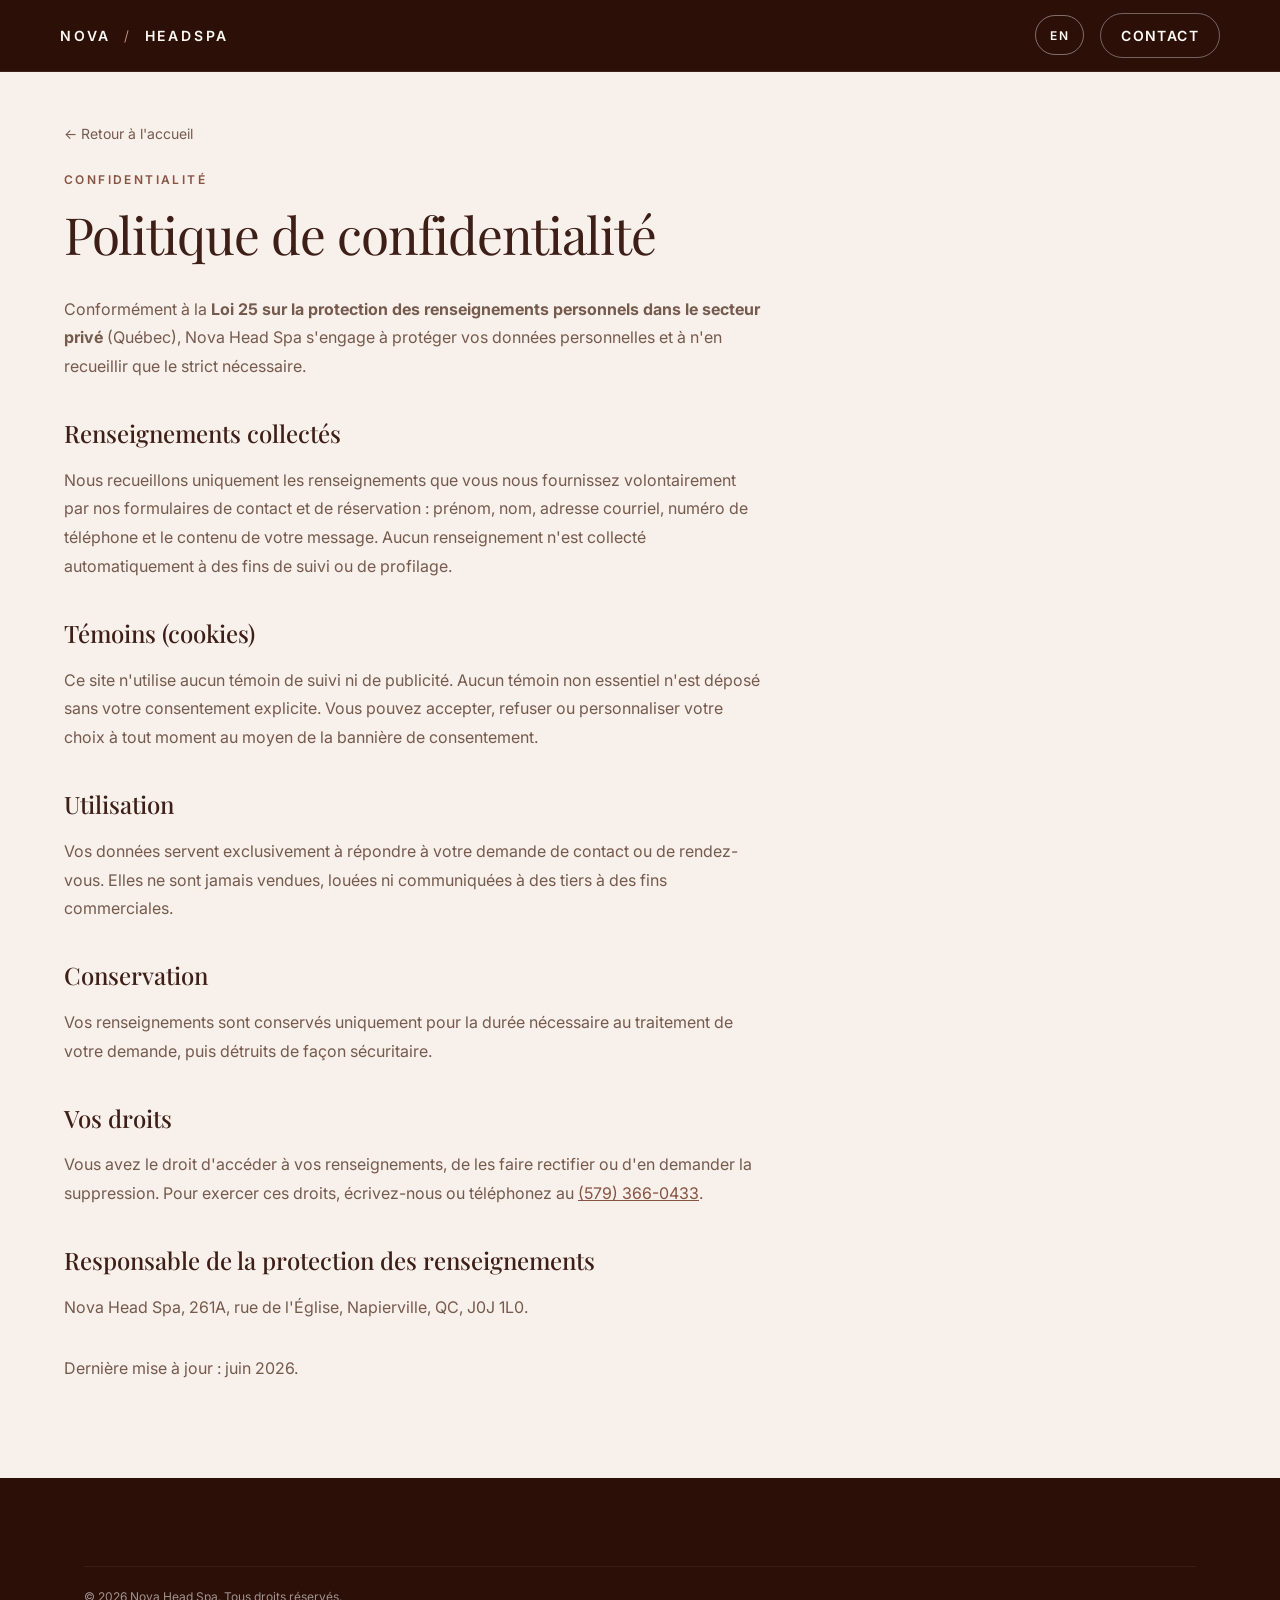
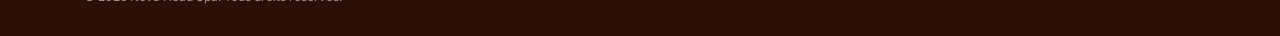
<file: confidentialite.html>
<!DOCTYPE html>
<html lang="fr">
<head>
<meta charset="UTF-8">
<meta name="viewport" content="width=device-width, initial-scale=1.0">
<title data-i18n="legal.metaTitle">Politique de confidentialité | Nova Head Spa</title>
<meta name="description" data-i18n-content="legal.metaDesc" content="Politique de confidentialité de Nova Head Spa — conformité à la Loi 25 (Québec). Protection de vos renseignements personnels.">
<meta name="robots" content="index, follow">

<link rel="icon" type="image/svg+xml" href="data:image/svg+xml,<svg xmlns='http://www.w3.org/2000/svg' viewBox='0 0 100 100'><text y='.9em' font-size='90'>🌸</text></svg>">
<link rel="preconnect" href="https://fonts.googleapis.com">
<link rel="preconnect" href="https://fonts.gstatic.com" crossorigin>
<link href="https://fonts.googleapis.com/css2?family=Playfair+Display:ital,wght@0,400;0,500;0,600;0,700;1,400;1,500&family=Inter:wght@300;400;500;600&family=Great+Vibes&display=swap" rel="stylesheet">
<link rel="stylesheet" href="css/style.css">
</head>
<body>

<a href="#main-content" class="skip-link" data-i18n="a11y.skip">Aller au contenu principal</a>

<header id="navbar" class="navbar scrolled">
  <div class="navbar__inner container">
    <a href="index.html" class="navbar__logo" data-i18n-aria-label="nav.logoAria" aria-label="Nova Head Spa — Accueil">
      <span class="navbar__logo-text">NOVA <span class="navbar__logo-sep">/</span> HEADSPA</span>
    </a>
    <div class="navbar__actions">
      <button type="button" class="lang-switch" id="lang-switch" data-i18n-aria-label="nav.langAria" aria-label="Switch to English">EN</button>
      <a href="index.html#contact" class="navbar__cta" data-i18n="nav.contact">Contact</a>
    </div>
  </div>
</header>

<main id="main-content">
<section class="legal">
  <div class="container">
    <a href="index.html" class="legal__back" data-i18n="legal.back">← Retour à l'accueil</a>
    <p class="section__label" data-i18n="legal.eyebrow">Confidentialité</p>
    <h1 class="section__title legal__title" data-i18n="legal.title">Politique de confidentialité</h1>

    <div class="legal__body">
      <p data-i18n="legal.intro">Conformément à la <strong>Loi 25 sur la protection des renseignements personnels dans le secteur privé</strong> (Québec), Nova Head Spa s'engage à protéger vos données personnelles et à n'en recueillir que le strict nécessaire.</p>

      <h2 data-i18n="legal.collectH">Renseignements collectés</h2>
      <p data-i18n="legal.collectP">Nous recueillons uniquement les renseignements que vous nous fournissez volontairement par nos formulaires de contact et de réservation : prénom, nom, adresse courriel, numéro de téléphone et le contenu de votre message. Aucun renseignement n'est collecté automatiquement à des fins de suivi ou de profilage.</p>

      <h2 data-i18n="legal.cookiesH">Témoins (cookies)</h2>
      <p data-i18n="legal.cookiesP">Ce site n'utilise aucun témoin de suivi ni de publicité. Aucun témoin non essentiel n'est déposé sans votre consentement explicite. Vous pouvez accepter, refuser ou personnaliser votre choix à tout moment au moyen de la bannière de consentement.</p>

      <h2 data-i18n="legal.useH">Utilisation</h2>
      <p data-i18n="legal.useP">Vos données servent exclusivement à répondre à votre demande de contact ou de rendez-vous. Elles ne sont jamais vendues, louées ni communiquées à des tiers à des fins commerciales.</p>

      <h2 data-i18n="legal.keepH">Conservation</h2>
      <p data-i18n="legal.keepP">Vos renseignements sont conservés uniquement pour la durée nécessaire au traitement de votre demande, puis détruits de façon sécuritaire.</p>

      <h2 data-i18n="legal.rightsH">Vos droits</h2>
      <p data-i18n="legal.rightsP">Vous avez le droit d'accéder à vos renseignements, de les faire rectifier ou d'en demander la suppression. Pour exercer ces droits, écrivez-nous ou téléphonez au <a href="tel:4384534971">(438) 453-4971</a>.</p>

      <h2 data-i18n="legal.respH">Responsable de la protection des renseignements</h2>
      <p data-i18n="legal.respP">Nova Head Spa, 261A, rue de l'Église, Napierville, QC, J0J 1L0.</p>

      <p class="legal__updated" data-i18n="legal.updated">Dernière mise à jour : juin 2026.</p>
    </div>
  </div>
</section>
</main>

<footer class="footer" data-nav="dark">
  <div class="container">
    <div class="footer__bottom">
      <p data-i18n="footer.copyright">&copy; 2025 Nova Head Spa. Tous droits réservés.</p>
    </div>
  </div>
</footer>

<script src="js/i18n.js" defer></script>
<script src="js/script.js" defer></script>
</body>
</html>
</file>
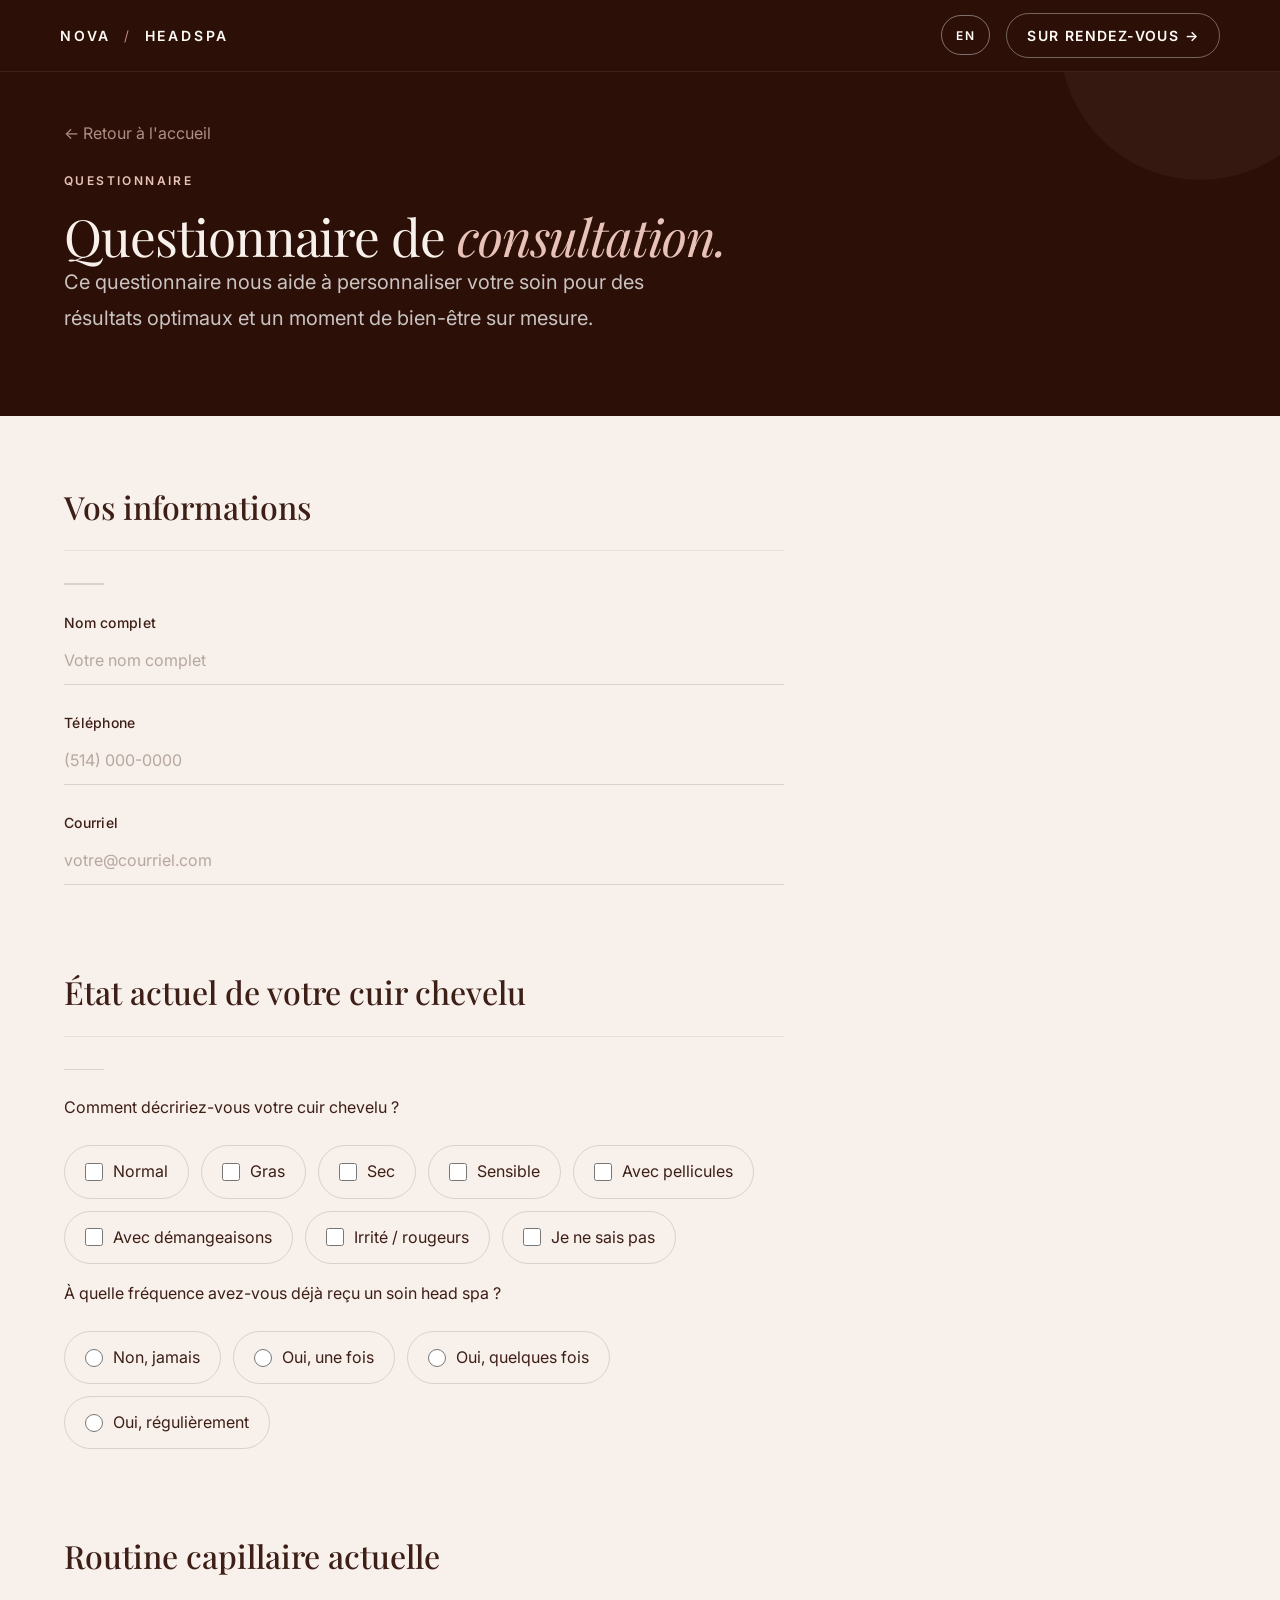
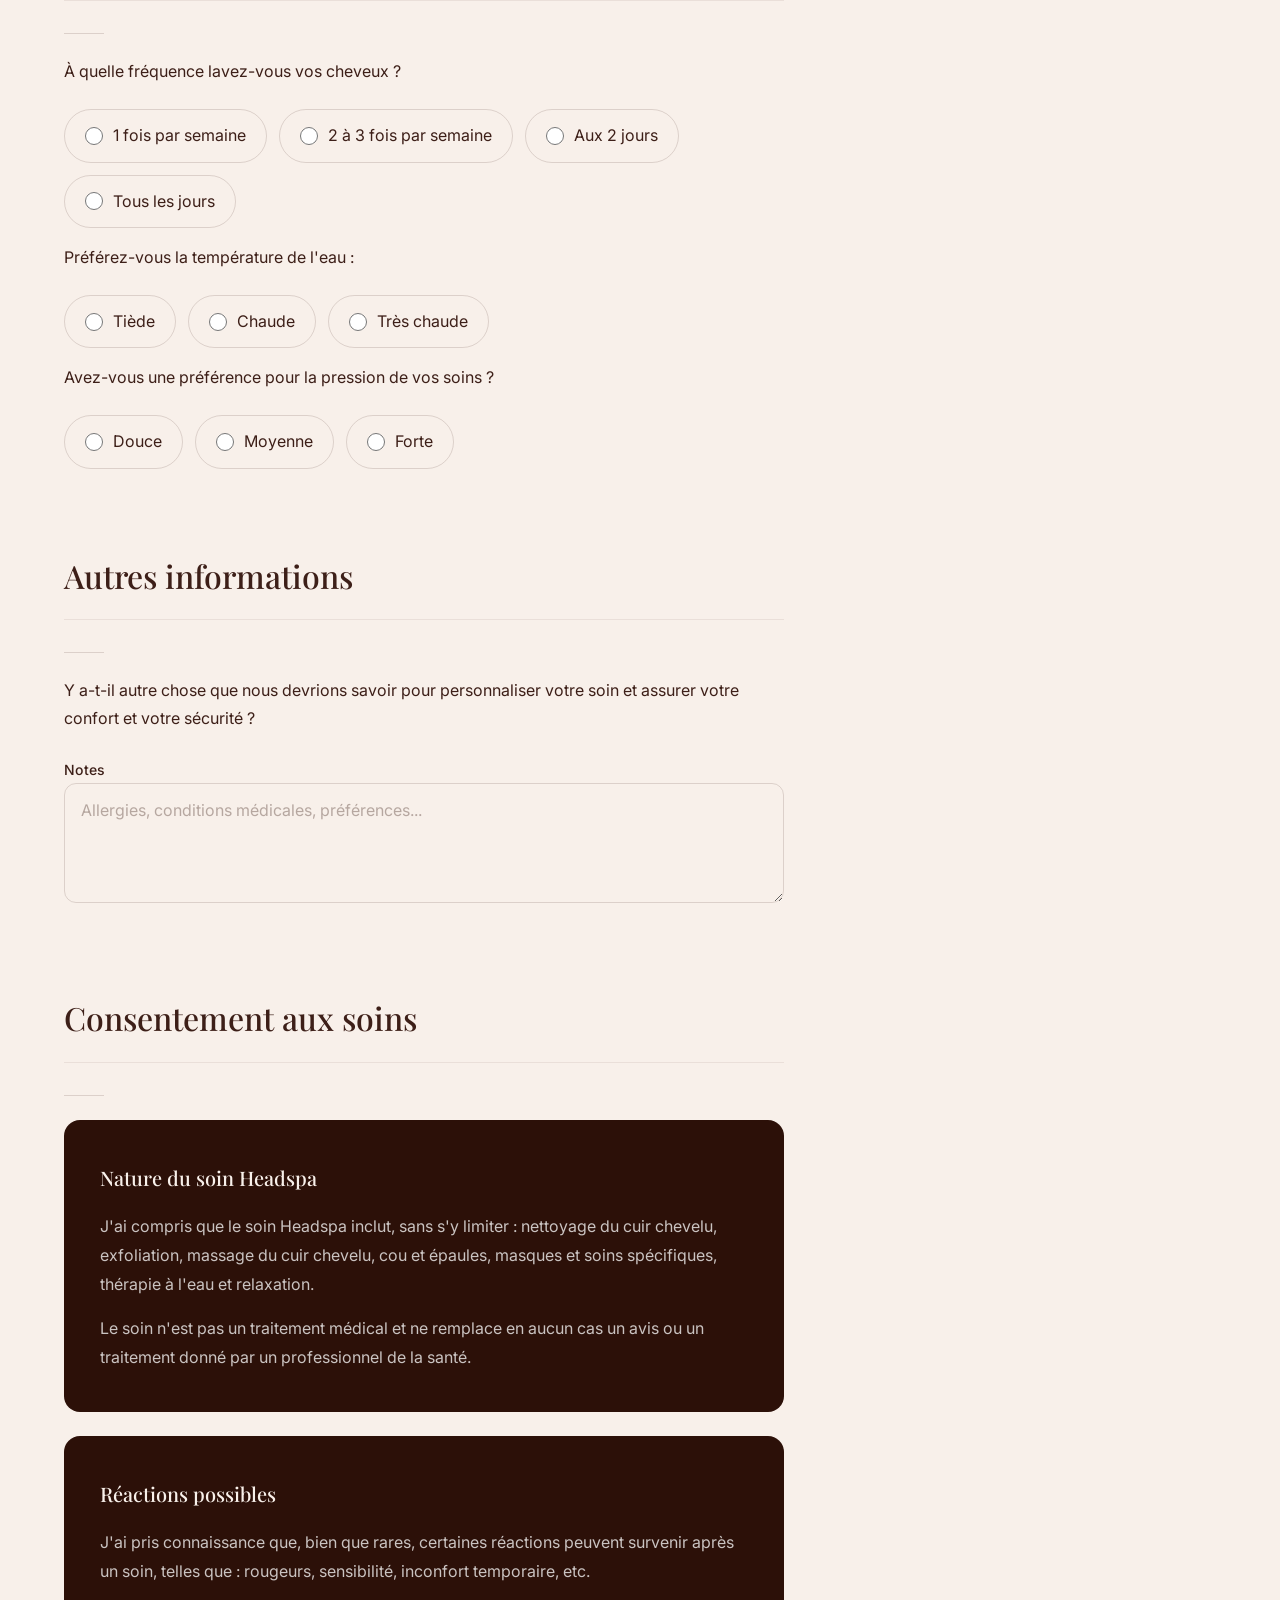
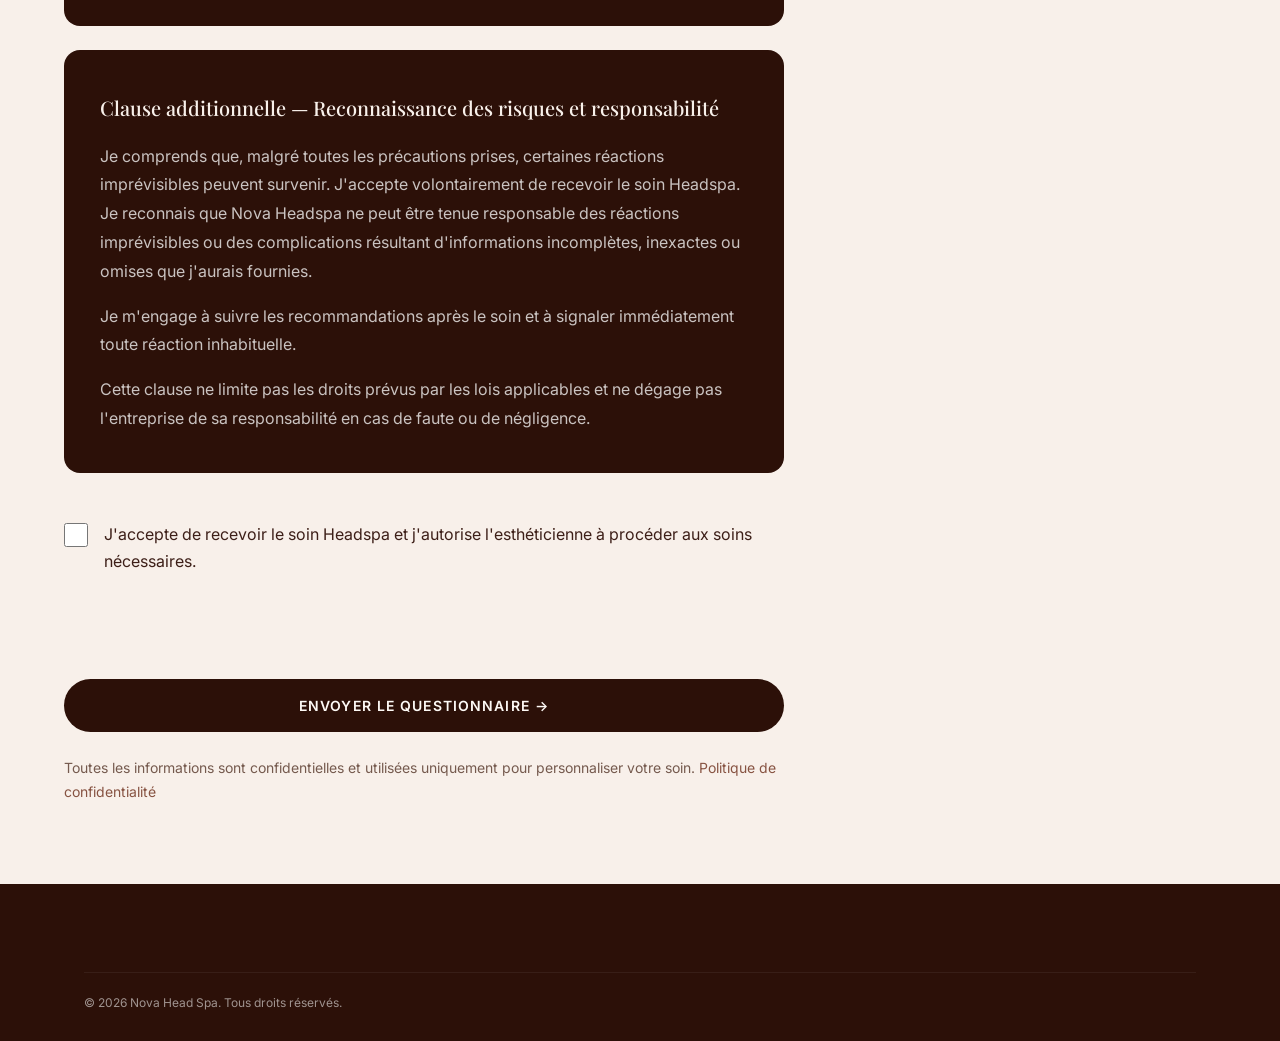
<file: consultation.html>
<!DOCTYPE html>
<html lang="fr">
<head>
<meta charset="UTF-8">
<meta name="viewport" content="width=device-width, initial-scale=1.0">
<title data-i18n="cpage.metaTitle">Questionnaire de consultation | Nova Head Spa</title>
<meta name="description" data-i18n-content="cpage.metaDesc" content="Remplissez votre questionnaire de consultation avant votre rendez-vous chez Nova Head Spa pour une expérience personnalisée.">
<meta name="robots" content="index, follow">

<link rel="icon" type="image/svg+xml" href="data:image/svg+xml,<svg xmlns='http://www.w3.org/2000/svg' viewBox='0 0 100 100'><text y='.9em' font-size='90'>🌸</text></svg>">
<link rel="preconnect" href="https://fonts.googleapis.com">
<link rel="preconnect" href="https://fonts.gstatic.com" crossorigin>
<link href="https://fonts.googleapis.com/css2?family=Playfair+Display:ital,wght@0,400;0,500;0,600;0,700;1,400;1,500&family=Inter:wght@300;400;500;600&family=Great+Vibes&display=swap" rel="stylesheet">
<link rel="stylesheet" href="css/style.css">
<style>
/* ── HERO BANNER ─────────────────────── */
.consult-hero {
  background: var(--brown-dark); padding: calc(var(--nav-h) + 48px) 0 56px;
  position: relative; overflow: hidden;
}
.consult-hero::before {
  content: ''; position: absolute; top: -100px; right: -60px;
  width: 280px; height: 280px; border-radius: 50%;
  background: rgba(200,144,126,0.06);
}
.consult-hero__back {
  display: inline-block; font-size: var(--fs-base); color: var(--rose-pale);
  text-decoration: none; margin-bottom: var(--space-6); opacity: 0.7;
  transition: opacity 0.2s;
}
.consult-hero__back:hover { opacity: 1; }
.consult-hero .section__label { color: var(--rose-pale); }
.consult-hero .section__title { color: var(--cream); }
.consult-hero .section__title em { color: var(--rose-pale); }
.consult-hero__intro {
  font-size: var(--fs-lg); color: rgba(255,255,255,0.75); line-height: 1.8;
  max-width: 600px; margin-bottom: var(--space-6);
}
/* ── FORM BODY ───────────────────────── */
.consult-body { padding: 64px 0 80px; }
.consult__form { max-width: 720px; }

.consult__section { margin-bottom: var(--space-20); }
.consult__section-title {
  font-family: var(--font-display); font-size: clamp(1.5rem, 4vw, 2rem); font-weight: 500;
  color: var(--text); margin-bottom: var(--space-8); padding-bottom: var(--space-4);
  border-bottom: 1px solid rgba(61,31,24,0.08);
}
.consult__question {
  font-family: var(--font-body); font-size: var(--fs-base); font-weight: 400;
  color: var(--text); line-height: 1.7;
  margin-bottom: var(--space-6); margin-top: var(--space-10);
}

/* ── CHIPS (checkboxes / radios) ──────── */
.consult__checks {
  display: flex; flex-wrap: wrap; gap: 12px; margin-bottom: var(--space-4);
}
.consult__check {
  display: flex; align-items: center; gap: 10px;
  font-family: var(--font-body); font-size: var(--fs-base); color: var(--text);
  cursor: pointer; padding: 12px 20px; border-radius: 40px; min-height: 44px;
  border: 1px solid rgba(61,31,24,0.15); background: transparent;
  transition: all 0.25s var(--ease);
}
.consult__check:hover { border-color: var(--rose); background: rgba(181,117,106,0.04); }
.consult__check input[type="checkbox"],
.consult__check input[type="radio"] {
  accent-color: var(--rose); width: 18px; height: 18px; cursor: pointer;
}
.consult__check input:checked + span { color: var(--rose); font-weight: 500; }
.consult__check:has(input:checked) {
  border-color: var(--rose); background: rgba(181,117,106,0.08);
  box-shadow: 0 0 0 1px var(--rose);
}
/* Focus visible for keyboard nav */
.consult__check:focus-within {
  outline: 2px solid var(--rose); outline-offset: 2px;
}

/* ── FORM INPUTS ─────────────────────── */
.consult__form .form-group { margin-top: 24px; }
.consult__form .form-group label {
  font-family: var(--font-body); font-size: var(--fs-sm); font-weight: 500;
  letter-spacing: 0.02em; color: var(--text);
}
.consult__form .form-group input,
.consult__form .form-group textarea {
  font-family: var(--font-body); font-size: var(--fs-base); color: var(--text);
  border: none; border-bottom: 1.5px solid rgba(61,31,24,0.15);
  background: transparent; padding: 14px 0; width: 100%; min-height: 44px;
  transition: border-color 0.2s;
}
.consult__form .form-group input::placeholder,
.consult__form .form-group textarea::placeholder {
  color: rgba(61,31,24,0.35); font-size: var(--fs-base);
}
.consult__form .form-group input:focus,
.consult__form .form-group textarea:focus {
  outline: 2px solid var(--rose); outline-offset: 2px; border-bottom-color: var(--rose);
}
.consult__form .form-group textarea {
  border: 1.5px solid rgba(61,31,24,0.15); border-radius: 12px;
  padding: 16px; resize: vertical; min-height: 120px;
}
.consult__form .form-group textarea:focus {
  border-color: var(--rose);
}

/* ── CONSENT BOXES ───────────────────── */
.consult__consent-box {
  background: var(--brown-dark); border-radius: 16px; padding: 40px 36px;
  margin-bottom: var(--space-6); color: rgba(255,255,255,0.75);
  font-size: var(--fs-base); line-height: 1.8;
}
.consult__consent-box h3 {
  font-family: var(--font-display); font-size: var(--fs-lg); font-weight: 500;
  color: var(--cream); margin-bottom: var(--space-4);
}
.consult__consent-box p { margin-bottom: var(--space-4); }
.consult__consent-box p:last-child { margin-bottom: 0; }

.consult__consent-label {
  display: flex; align-items: flex-start; gap: 16px; cursor: pointer;
  font-family: var(--font-body); font-size: var(--fs-base); color: var(--text);
  font-weight: 400; padding: var(--space-6) 0; line-height: 1.7;
}
.consult__consent-label input {
  accent-color: var(--rose); width: 24px; height: 24px; margin-top: 2px; flex-shrink: 0;
}
.consult__consent-label input:focus {
  outline: 2px solid var(--rose); outline-offset: 2px;
}

/* ── SUBMIT ──────────────────────────── */
.consult__submit-area { margin-top: var(--space-16); }
.consult__notice {
  font-size: var(--fs-sm); color: var(--text-muted); margin-top: var(--space-6); line-height: 1.7;
}
.consult__notice a { color: var(--rose); }

/* ── DIVIDER ─────────────────────────── */
.consult__divider {
  width: 40px; height: 1.5px; background: rgba(61,31,24,0.15); margin: 0 0 var(--space-6);
}

/* ── RESPONSIVE ──────────────────────── */
@media (max-width: 768px) {
  .consult__consent-box { padding: 28px 24px; }
}
</style>
</head>
<body>

<a href="#main-content" class="skip-link" data-i18n="cpage.skip">Aller au contenu principal</a>

<header id="navbar" class="navbar scrolled">
  <div class="navbar__inner container">
    <a href="index.html" class="navbar__logo" data-i18n-aria-label="nav.logoAria" aria-label="Nova Head Spa — Accueil">
      <span class="navbar__logo-text">NOVA <span class="navbar__logo-sep">/</span> HEADSPA</span>
    </a>
    <div class="navbar__actions">
      <button type="button" class="lang-switch" id="lang-switch" data-i18n-aria-label="nav.langAria" aria-label="Switch to English">EN</button>
      <a href="index.html#reservation" class="navbar__cta" data-i18n="nav.cta">Sur rendez-vous →</a>
    </div>
  </div>
</header>

<main id="main-content">

<!-- HERO -->
<section class="consult-hero" aria-labelledby="consult-heading">
  <div class="container">
    <a href="index.html" class="consult-hero__back" data-i18n="cpage.back">← Retour à l'accueil</a>
    <p class="section__label" data-i18n="cpage.label">Questionnaire</p>
    <h1 class="section__title" id="consult-heading" data-i18n="cpage.title">Questionnaire de <em>consultation.</em></h1>
    <p class="consult-hero__intro" data-i18n="cpage.intro">Ce questionnaire nous aide à personnaliser votre soin pour des résultats optimaux et un moment de bien-être sur mesure.</p>
  </div>
</section>

<!-- FORM -->
<section class="consult-body" aria-label="Formulaire de consultation">
  <div class="container">
    <form class="consult__form" action="https://formspree.io/f/xdarkqrn" method="POST" aria-label="Questionnaire de consultation">
      <input type="hidden" name="_subject" value="Questionnaire de consultation — Nova Head Spa">

      <!-- INFOS PERSONNELLES -->
      <div class="consult__section">
        <h2 class="consult__section-title" data-i18n="cpage.s1Title">Vos informations</h2>
        <div class="consult__divider"></div>
        <div class="form-group">
          <label for="c-nom" data-i18n="cpage.nameLabel">Nom complet</label>
          <input type="text" id="c-nom" name="nom_complet" required autocomplete="name" data-i18n-placeholder="cpage.namePh" placeholder="Votre nom complet">
        </div>
        <div class="form-group">
          <label for="c-tel" data-i18n="cpage.phoneLabel">Téléphone</label>
          <input type="tel" id="c-tel" name="telephone" required autocomplete="tel" placeholder="(514) 000-0000">
        </div>
        <div class="form-group">
          <label for="c-email" data-i18n="cpage.emailLabel">Courriel</label>
          <input type="email" id="c-email" name="courriel" required autocomplete="email" data-i18n-placeholder="cpage.emailPh" placeholder="votre@courriel.com">
        </div>
      </div>

      <!-- ÉTAT DU CUIR CHEVELU -->
      <div class="consult__section">
        <h2 class="consult__section-title" data-i18n="cpage.s2Title">État actuel de votre cuir chevelu</h2>
        <div class="consult__divider"></div>

        <p class="consult__question" data-i18n="cpage.q1">Comment décririez-vous votre cuir chevelu ?</p>
        <div class="consult__checks" role="group" aria-label="Type de cuir chevelu">
          <label class="consult__check"><input type="checkbox" name="cuir_chevelu" value="Normal"><span data-i18n="cpage.normal">Normal</span></label>
          <label class="consult__check"><input type="checkbox" name="cuir_chevelu" value="Gras"><span data-i18n="cpage.oily">Gras</span></label>
          <label class="consult__check"><input type="checkbox" name="cuir_chevelu" value="Sec"><span data-i18n="cpage.dry">Sec</span></label>
          <label class="consult__check"><input type="checkbox" name="cuir_chevelu" value="Sensible"><span data-i18n="cpage.sensitive">Sensible</span></label>
          <label class="consult__check"><input type="checkbox" name="cuir_chevelu" value="Avec pellicules"><span data-i18n="cpage.dandruff">Avec pellicules</span></label>
          <label class="consult__check"><input type="checkbox" name="cuir_chevelu" value="Avec démangeaisons"><span data-i18n="cpage.itchy">Avec démangeaisons</span></label>
          <label class="consult__check"><input type="checkbox" name="cuir_chevelu" value="Irrité / rougeurs"><span data-i18n="cpage.irritated">Irrité / rougeurs</span></label>
          <label class="consult__check"><input type="checkbox" name="cuir_chevelu" value="Je ne sais pas"><span data-i18n="cpage.unsure">Je ne sais pas</span></label>
        </div>

        <p class="consult__question" data-i18n="cpage.q2">À quelle fréquence avez-vous déjà reçu un soin head spa ?</p>
        <div class="consult__checks" role="radiogroup" aria-label="Fréquence head spa">
          <label class="consult__check"><input type="radio" name="freq_headspa" value="Non, jamais" required><span data-i18n="cpage.never">Non, jamais</span></label>
          <label class="consult__check"><input type="radio" name="freq_headspa" value="Oui, une fois"><span data-i18n="cpage.once">Oui, une fois</span></label>
          <label class="consult__check"><input type="radio" name="freq_headspa" value="Oui, quelques fois"><span data-i18n="cpage.fewTimes">Oui, quelques fois</span></label>
          <label class="consult__check"><input type="radio" name="freq_headspa" value="Oui, régulièrement"><span data-i18n="cpage.regularly">Oui, régulièrement</span></label>
        </div>
      </div>

      <!-- ROUTINE CAPILLAIRE -->
      <div class="consult__section">
        <h2 class="consult__section-title" data-i18n="cpage.s3Title">Routine capillaire actuelle</h2>
        <div class="consult__divider"></div>

        <p class="consult__question" data-i18n="cpage.q3">À quelle fréquence lavez-vous vos cheveux ?</p>
        <div class="consult__checks" role="radiogroup" aria-label="Fréquence de lavage">
          <label class="consult__check"><input type="radio" name="freq_lavage" value="1 fois par semaine" required><span data-i18n="cpage.onceWeek">1 fois par semaine</span></label>
          <label class="consult__check"><input type="radio" name="freq_lavage" value="2 à 3 fois par semaine"><span data-i18n="cpage.twoThree">2 à 3 fois par semaine</span></label>
          <label class="consult__check"><input type="radio" name="freq_lavage" value="Aux 2 jours"><span data-i18n="cpage.everyTwo">Aux 2 jours</span></label>
          <label class="consult__check"><input type="radio" name="freq_lavage" value="Tous les jours"><span data-i18n="cpage.daily">Tous les jours</span></label>
        </div>

        <p class="consult__question" data-i18n="cpage.q4">Préférez-vous la température de l'eau :</p>
        <div class="consult__checks" role="radiogroup" aria-label="Température de l'eau">
          <label class="consult__check"><input type="radio" name="temperature" value="Tiède" required><span data-i18n="cpage.warm">Tiède</span></label>
          <label class="consult__check"><input type="radio" name="temperature" value="Chaude"><span data-i18n="cpage.hot">Chaude</span></label>
          <label class="consult__check"><input type="radio" name="temperature" value="Très chaude"><span data-i18n="cpage.veryHot">Très chaude</span></label>
        </div>

        <p class="consult__question" data-i18n="cpage.q5">Avez-vous une préférence pour la pression de vos soins ?</p>
        <div class="consult__checks" role="radiogroup" aria-label="Pression du massage">
          <label class="consult__check"><input type="radio" name="pression" value="Douce" required><span data-i18n="cpage.gentle">Douce</span></label>
          <label class="consult__check"><input type="radio" name="pression" value="Moyenne"><span data-i18n="cpage.medium">Moyenne</span></label>
          <label class="consult__check"><input type="radio" name="pression" value="Forte"><span data-i18n="cpage.firm">Forte</span></label>
        </div>
      </div>

      <!-- NOTES -->
      <div class="consult__section">
        <h2 class="consult__section-title" data-i18n="cpage.s4Title">Autres informations</h2>
        <div class="consult__divider"></div>
        <p class="consult__question" data-i18n="cpage.q6">Y a-t-il autre chose que nous devrions savoir pour personnaliser votre soin et assurer votre confort et votre sécurité ?</p>
        <div class="form-group">
          <label for="c-notes" data-i18n="cpage.notesLabel">Notes</label>
          <textarea id="c-notes" name="notes" rows="4" data-i18n-placeholder="cpage.notesPh" placeholder="Allergies, conditions médicales, préférences..."></textarea>
        </div>
      </div>

      <!-- CONSENTEMENT -->
      <div class="consult__section">
        <h2 class="consult__section-title" data-i18n="cpage.s5Title">Consentement aux soins</h2>
        <div class="consult__divider"></div>

        <div class="consult__consent-box" role="note">
          <h3 data-i18n="cpage.consent1Title">Nature du soin Headspa</h3>
          <p data-i18n="cpage.consent1p1">J'ai compris que le soin Headspa inclut, sans s'y limiter : nettoyage du cuir chevelu, exfoliation, massage du cuir chevelu, cou et épaules, masques et soins spécifiques, thérapie à l'eau et relaxation.</p>
          <p data-i18n="cpage.consent1p2">Le soin n'est pas un traitement médical et ne remplace en aucun cas un avis ou un traitement donné par un professionnel de la santé.</p>
        </div>

        <div class="consult__consent-box" role="note">
          <h3 data-i18n="cpage.consent2Title">Réactions possibles</h3>
          <p data-i18n="cpage.consent2p1">J'ai pris connaissance que, bien que rares, certaines réactions peuvent survenir après un soin, telles que : rougeurs, sensibilité, inconfort temporaire, etc.</p>
        </div>

        <div class="consult__consent-box" role="note">
          <h3 data-i18n="cpage.consent3Title">Clause additionnelle — Reconnaissance des risques et responsabilité</h3>
          <p data-i18n="cpage.consent3p1">Je comprends que, malgré toutes les précautions prises, certaines réactions imprévisibles peuvent survenir. J'accepte volontairement de recevoir le soin Headspa. Je reconnais que Nova Headspa ne peut être tenue responsable des réactions imprévisibles ou des complications résultant d'informations incomplètes, inexactes ou omises que j'aurais fournies.</p>
          <p data-i18n="cpage.consent3p2">Je m'engage à suivre les recommandations après le soin et à signaler immédiatement toute réaction inhabituelle.</p>
          <p data-i18n="cpage.consent3p3">Cette clause ne limite pas les droits prévus par les lois applicables et ne dégage pas l'entreprise de sa responsabilité en cas de faute ou de négligence.</p>
        </div>

        <label class="consult__consent-label">
          <input type="checkbox" name="consentement" value="Oui, je consens" required>
          <span data-i18n="cpage.consentCheck">J'accepte de recevoir le soin Headspa et j'autorise l'esthéticienne à procéder aux soins nécessaires.</span>
        </label>
      </div>

      <!-- SUBMIT -->
      <div class="consult__submit-area">
        <button type="submit" class="btn btn--dark btn--lg btn--full" data-i18n="cpage.submit">Envoyer le questionnaire →</button>
        <p class="consult__notice" data-i18n="cpage.notice">Toutes les informations sont confidentielles et utilisées uniquement pour personnaliser votre soin. <a href="confidentialite.html">Politique de confidentialité</a></p>
      </div>
    </form>
  </div>
</section>
</main>

<footer class="footer" data-nav="dark">
  <div class="container">
    <div class="footer__bottom">
      <p>&copy; 2026 Nova Head Spa. <span data-i18n="footer.rights">Tous droits réservés.</span></p>
    </div>
  </div>
</footer>

<script src="js/i18n.js" defer></script>
<script src="js/script.js" defer></script>
</body>
</html>
</file>
<file: css/style.css>
/* ============================================================
   NOVA HEAD SPA — v4 · Editorial Redesign · Mobile-First
   ============================================================ */

/* ── RESET ──────────────────────────────────────────────────── */
*, *::before, *::after { margin: 0; padding: 0; box-sizing: border-box; }
html { scroll-behavior: smooth; -webkit-text-size-adjust: 100%; }
body {
  font-family: 'Inter', -apple-system, sans-serif;
  font-size: 16px;
  line-height: 1.7;
  color: #3D1F18;
  background: #F8F0EA;
  -webkit-font-smoothing: antialiased;
  overflow-x: clip; /* clip (not hidden) avoids making <body> a scroll container, which broke window.scrollTo */
}
img { display: block; max-width: 100%; height: auto; }
a { text-decoration: none; color: inherit; }
ul { list-style: none; }
button { cursor: pointer; border: none; background: none; font-family: inherit; }

/* ── TOKENS ─────────────────────────────────────────────────── */
:root {
  --rose:         #875342;  /* text/links — AA on cream 5.6:1, white 6.0:1, card-bg 4.8:1 */
  --rose-light:   #D8A497;  /* accent on dark only — AA on brown-dark 8.2:1 */
  --rose-pale:    #E8C2B8;  /* accent on dark only — AA on brown-dark 10.8:1 */
  --gold:         #C9A062;  /* decorative fills only — not for text (fails AA on cream) */
  --cream:        #F8F0EA;
  --cream-warm:   #F2E4DA;
  --brown:        #3D1F18;
  --brown-dark:   #2C1008;
  --white:        #FEFAF6;
  --text:         #3D1F18;  /* on cream 13.2:1 */
  --text-muted:   #755A4E;  /* on cream 5.60:1 */

  --font-display: 'Playfair Display', Georgia, serif;
  --font-body:    'Inter', -apple-system, sans-serif;
  --font-script:  'Great Vibes', cursive;

  /* Typographic scale — Major Third (1.25) · min 12px for decorative labels only */
  --fs-xs:    0.75rem;    /* 12px — labels uppercase décoratifs SEULEMENT */
  --fs-sm:    0.875rem;   /* 14px — petits textes UI, badges */
  --fs-base:  1rem;       /* 16px — corps de texte */
  --fs-md:    1.125rem;   /* 18px — corps large, descriptions */
  --fs-lg:    1.25rem;    /* 20px — sous-titres */
  --fs-xl:    1.5rem;     /* 24px — h3, card titles */
  --fs-2xl:   2rem;       /* 32px — h2 */
  --fs-3xl:   clamp(2rem, 5vw, 3.2rem);  /* h1 sections */
  --fs-hero:  clamp(2.75rem, 9vw, 4.75rem); /* hero title */

  /* Spacing — 8px base grid (with a 4px half-step). Vertical rhythm and
     layout gaps draw from this scale so spacing stays consistent. */
  --space-1:  0.25rem;  /*  4px */
  --space-2:  0.5rem;   /*  8px */
  --space-3:  0.75rem;  /* 12px */
  --space-4:  1rem;     /* 16px */
  --space-6:  1.5rem;   /* 24px */
  --space-8:  2rem;     /* 32px */
  --space-12: 3rem;     /* 48px */
  --space-16: 4rem;     /* 64px */
  --space-20: 5rem;     /* 80px */
  --space-24: 6rem;     /* 96px */
  --space-30: 7.5rem;   /* 120px */
  --space-35: 8.75rem;  /* 140px */

  --max: 1280px;
  --nav-h: 64px;
  --ease: cubic-bezier(0.4, 0, 0.2, 1);
  --ease-out: cubic-bezier(0, 0, 0.2, 1);
  --radius: 16px;
}

/* ── UTILITIES ──────────────────────────────────────────────── */
.container { width: 100%; max-width: var(--max); margin: 0 auto; padding: 0 var(--space-4); }
.section { padding: var(--space-24) 0; }

.section__label {
  font-size: var(--fs-xs);
  font-weight: 600;
  letter-spacing: 0.2em;
  text-transform: uppercase;
  color: var(--rose);
  margin-bottom: var(--space-4);
  display: block;
}
.section__label--light { color: var(--rose-pale); }

.section__title {
  font-family: var(--font-display);
  font-size: var(--fs-3xl);
  font-weight: 400;
  line-height: 1.1;
  color: var(--text);
  letter-spacing: -0.02em;
}
.section__title em { font-style: italic; color: var(--rose); font-weight: 400; }

.section__header { margin-bottom: var(--space-12); text-align: center; }

/* ── PROMO POPUP ───────────────────────────────────────────── */
.promo-popup {
  position: fixed; inset: 0; z-index: 9999;
  display: flex; align-items: center; justify-content: center;
  padding: 20px;
}
.promo-popup.hidden { display: none; }
.promo-popup__backdrop {
  position: absolute; inset: 0;
  background: rgba(0,0,0,0.6); backdrop-filter: blur(6px); -webkit-backdrop-filter: blur(6px);
}
.promo-popup__card {
  position: relative; z-index: 1;
  background: linear-gradient(160deg, var(--brown-dark) 0%, #4a2518 40%, #5a2e1f 100%);
  border-radius: 20px; padding: 48px 40px; text-align: center;
  max-width: 440px; width: 100%;
  box-shadow: 0 24px 80px rgba(0,0,0,0.4), 0 0 0 1px rgba(255,255,255,0.08) inset;
  animation: promoIn 0.5s ease-out;
}
@keyframes promoIn {
  from { opacity: 0; transform: scale(0.9) translateY(20px); }
  to { opacity: 1; transform: scale(1) translateY(0); }
}
.promo-popup__close {
  position: absolute; top: 16px; right: 16px;
  color: rgba(255,255,255,0.4); font-size: 1.6rem; line-height: 1;
  transition: color 0.2s;
}
.promo-popup__close:hover { color: var(--cream); }
.promo-popup__sparkles {
  color: var(--gold); font-size: 1rem; letter-spacing: 0.5em; margin-bottom: 12px;
}
.promo-popup__eyebrow {
  font-size: var(--fs-xs); font-weight: 500; letter-spacing: 0.2em; text-transform: uppercase;
  color: var(--rose-pale); margin-bottom: 16px;
}
.promo-popup__title {
  font-family: var(--font-display); font-size: clamp(2.2rem, 8vw, 3rem);
  font-weight: 400; line-height: 1.1; color: var(--cream);
  margin-bottom: 20px;
}
.promo-popup__divider {
  width: 60px; height: 2px; background: var(--gold); margin: 0 auto 24px; border-radius: 2px;
}
.promo-popup__offer {
  font-size: var(--fs-md); color: rgba(255,255,255,0.85); line-height: 1.6; margin-bottom: 8px;
}
.promo-popup__percent {
  font-family: var(--font-display); font-size: clamp(2.5rem, 10vw, 3.5rem);
  font-weight: 400; color: var(--rose-pale); display: block; line-height: 1.1; margin-bottom: 4px;
}
.promo-popup__detail {
  font-size: var(--fs-xs); color: rgba(255,255,255,0.5); margin-bottom: 28px; letter-spacing: 0.03em;
}
.promo-popup__cta {
  display: inline-block;
  background: var(--rose-pale); color: var(--brown-dark);
  padding: 14px 36px; border-radius: 10px;
  font-size: var(--fs-sm); font-weight: 600; letter-spacing: 0.06em; text-transform: uppercase;
  transition: background 0.2s, transform 0.2s;
}
.promo-popup__cta:hover { background: var(--cream); transform: translateY(-1px); }
.promo-popup__tagline {
  font-size: var(--fs-xs); color: rgba(255,255,255,0.3); margin-top: 20px; letter-spacing: 0.1em;
}

/* ── PROMO BAR (after popup closes) ────────────────────────── */
.promo-bar {
  position: fixed; top: 0; left: 0; width: 100%; z-index: 1002;
  background: linear-gradient(135deg, var(--brown-dark) 0%, #5a2e1f 100%);
  color: var(--cream);
  padding: 10px 0;
  overflow: hidden;
}
.promo-bar ~ .navbar { top: calc(var(--promo-h, 42px) - 2px); }
.promo-bar.hidden ~ .navbar { top: 0; }
.promo-bar__track {
  overflow: hidden;
  padding-right: 36px;
  -webkit-mask-image: -webkit-linear-gradient(left, transparent 0, #000 2%, #000 98%, transparent 100%);
}
.promo-bar__inner {
  display: inline-flex; align-items: center; flex-wrap: nowrap;
  gap: 24px;
  white-space: nowrap;
  will-change: transform;
  -webkit-animation: marquee 20s linear infinite;
  animation: marquee 20s linear infinite;
}
.promo-bar__inner > * { flex-shrink: 0; }
.promo-bar:hover .promo-bar__inner {
  -webkit-animation-play-state: paused;
  animation-play-state: paused;
}
@-webkit-keyframes marquee {
  0% { -webkit-transform: translateX(0); transform: translateX(0); }
  100% { -webkit-transform: translateX(-33.333%); transform: translateX(-33.333%); }
}
@keyframes marquee {
  0% { transform: translateX(0); }
  100% { transform: translateX(-33.333%); }
}
.promo-bar__sparkle {
  color: var(--gold); font-size: 0.85rem; flex-shrink: 0;
}
.promo-bar__sep {
  color: var(--gold); font-size: 0.85rem; flex-shrink: 0;
}
.promo-bar__text {
  display: inline; font-size: var(--fs-xs); line-height: 1.5; letter-spacing: 0.02em; flex-shrink: 0;
}
.promo-bar__text strong { color: var(--rose-pale); }
.promo-bar__cta {
  display: inline-block; flex-shrink: 0;
  font-size: var(--fs-xs); font-weight: 600; letter-spacing: 0.08em; text-transform: uppercase;
  color: var(--brown-dark); background: var(--rose-pale);
  padding: 5px 14px; border-radius: 6px;
  transition: background 0.2s;
}
.promo-bar__cta:hover { background: var(--cream); }
.promo-bar__close {
  position: absolute; top: 50%; right: 12px; transform: translateY(-50%);
  color: rgba(255,255,255,0.5); font-size: 1.3rem; line-height: 1;
  transition: color 0.2s; z-index: 1;
}
.promo-bar__close:hover { color: var(--cream); }
.promo-bar.hidden { display: none; }
@media (prefers-reduced-motion: reduce) {
  .promo-bar__inner { animation: none; }
}

/* ── ACCESSIBILITY ─────────────────────────────────────────── */
.skip-link {
  position: absolute; top: -100%; left: 16px;
  background: var(--text); color: var(--white);
  padding: 12px 24px; z-index: 10000; font-size: var(--fs-sm);
}
.skip-link:focus { top: 0; }
:focus-visible { outline: 2px solid var(--rose); outline-offset: 3px; }
:focus:not(:focus-visible) { outline: none; }

/* ── REVEAL & SCROLL ANIMATIONS ───────────────────────────── */
.reveal {
  opacity: 0; transform: translateY(24px);
  transition: opacity 0.8s var(--ease-out), transform 0.8s var(--ease-out);
}
.reveal.visible { opacity: 1; transform: translateY(0); }

.reveal-left {
  opacity: 0; transform: translateX(-40px);
  transition: opacity 0.8s var(--ease-out), transform 0.8s var(--ease-out);
}
.reveal-left.visible { opacity: 1; transform: translateX(0); }

.reveal-right {
  opacity: 0; transform: translateX(40px);
  transition: opacity 0.8s var(--ease-out), transform 0.8s var(--ease-out);
}
.reveal-right.visible { opacity: 1; transform: translateX(0); }

.reveal-scale {
  opacity: 0; transform: scale(0.92);
  transition: opacity 0.7s var(--ease-out), transform 0.7s var(--ease-out);
}
.reveal-scale.visible { opacity: 1; transform: scale(1); }

/* Stagger delays for grid children */
.stagger > :nth-child(1) { transition-delay: 0s; }
.stagger > :nth-child(2) { transition-delay: 0.12s; }
.stagger > :nth-child(3) { transition-delay: 0.24s; }
.stagger > :nth-child(4) { transition-delay: 0.36s; }
.stagger > :nth-child(5) { transition-delay: 0.48s; }
.stagger > :nth-child(6) { transition-delay: 0.6s; }

/* ── HERO ENTRANCE ────────────────────────────────────────── */
@keyframes heroFadeUp {
  from { opacity: 0; transform: translateY(30px); }
  to { opacity: 1; transform: translateY(0); }
}
@keyframes heroFadeIn {
  from { opacity: 0; }
  to { opacity: 1; }
}
.hero__eyebrow { animation: heroFadeUp 0.8s 0.2s var(--ease-out) both; }
.hero__title { animation: heroFadeUp 0.9s 0.4s var(--ease-out) both; }
.hero__subtitle { animation: heroFadeUp 0.8s 0.7s var(--ease-out) both; }
.hero__actions { animation: heroFadeUp 0.8s 0.9s var(--ease-out) both; }

/* ── SECTION DIVIDER LINE ─────────────────────────────────── */
@keyframes drawLine {
  from { transform: scaleX(0); }
  to { transform: scaleX(1); }
}
.section-line {
  width: 60px; height: 2px; background: var(--gold);
  margin: 0 auto var(--space-8); border-radius: 2px;
  transform-origin: center; transform: scaleX(0);
}
.section-line.visible { animation: drawLine 0.6s var(--ease-out) forwards; }

/* Respect users who ask for reduced motion */
@media (prefers-reduced-motion: reduce) {
  *, *::before, *::after {
    animation-duration: 0.01ms !important;
    animation-iteration-count: 1 !important;
    transition-duration: 0.01ms !important;
    scroll-behavior: auto !important;
  }
  .reveal, .reveal-left, .reveal-right, .reveal-scale { opacity: 1; transform: none; }
  .section-line { transform: scaleX(1); }
}

/* ── BUTTONS ───────────────────────────────────────────────── */
.btn {
  display: inline-flex; align-items: center; justify-content: center; gap: 8px;
  font-family: var(--font-body); font-size: var(--fs-sm); font-weight: 600;
  letter-spacing: 0.08em; text-transform: uppercase;
  padding: var(--space-4) var(--space-8); border-radius: 40px;
  transition: all 0.3s var(--ease); white-space: nowrap; min-height: 48px;
}
.btn--dark { background: var(--brown-dark); color: var(--white); }
.btn--dark:hover { background: var(--brown); transform: translateY(-1px); }
.btn--outline-dark { border: 1.5px solid var(--brown); color: var(--brown); background: transparent; }
.btn--outline-dark:hover { background: var(--brown); color: var(--white); }
.btn--cream { background: var(--cream); color: var(--brown); }
.btn--cream:hover { background: var(--white); transform: translateY(-1px); }
.btn--accent { background: var(--rose-light); color: var(--brown-dark); }
.btn--accent:hover { background: var(--rose-pale); transform: translateY(-1px); }
.btn--primary { background: var(--rose-light); color: var(--brown); }
.btn--primary:hover { background: var(--rose); color: var(--white); }
.btn--outline { border: 1.5px solid var(--text); color: var(--text); background: transparent; }
.btn--outline:hover { background: var(--text); color: var(--white); }
.btn--sm { padding: 10px 20px; font-size: var(--fs-sm); min-height: 44px; }
.btn--lg { padding: 18px 40px; font-size: var(--fs-sm); }
.btn--full { width: 100%; }

/* ── NAVBAR ────────────────────────────────────────────────── */
.navbar {
  position: fixed; top: 0; left: 0; width: 100%; z-index: 1001;
  height: var(--nav-h); transition: all 0.4s var(--ease);
  background: var(--brown-dark); backdrop-filter: blur(12px);
  border-bottom: 1px solid rgba(255,255,255,0.08);
}
.navbar.scrolled { box-shadow: 0 4px 20px rgba(0,0,0,0.15); }
.navbar.navbar--light {
  background: rgba(255,255,255,0.92); backdrop-filter: blur(12px);
}
.navbar.navbar--light .navbar__logo-text { color: var(--brown-dark); }
.navbar.navbar--light .navbar__logo-sep { color: var(--rose); }
.navbar.navbar--light .navbar__toggle span { background: var(--brown-dark); }
.navbar.navbar--light.scrolled { box-shadow: 0 4px 20px rgba(61,31,24,0.08); }

.navbar__inner {
  padding: 0 20px; height: 100%;
  display: flex; align-items: center; justify-content: space-between;
}

.navbar__logo { display: flex; align-items: center; }
.navbar__logo-text {
  font-family: var(--font-body); font-size: var(--fs-sm); font-weight: 600;
  letter-spacing: 0.2em; text-transform: uppercase; color: var(--white);
}
.navbar__logo-sep { color: var(--rose-light); margin: 0 6px; font-weight: 300; }

.navbar__toggle {
  display: flex; flex-direction: column; align-items: center; justify-content: center;
  gap: 5px; width: 44px; height: 44px; z-index: 1001;
}
.navbar__toggle span {
  display: block; height: 1.5px; width: 24px; background: var(--white);
  border-radius: 2px; transition: all 0.3s var(--ease); transform-origin: center;
}
.navbar__toggle.is-active span:nth-child(1) { transform: translateY(6.5px) rotate(45deg); }
.navbar__toggle.is-active span:nth-child(2) { opacity: 0; }
.navbar__toggle.is-active span:nth-child(3) { transform: translateY(-6.5px) rotate(-45deg); }
.navbar__toggle.is-active span { background: var(--white) !important; }

.navbar__nav {
  position: fixed; inset: 0; background: var(--brown-dark);
  display: flex; align-items: center; justify-content: center;
  transform: translateX(100%); transition: transform 0.4s var(--ease); z-index: 1000;
}
.navbar__nav.is-open { transform: translateX(0); }
.navbar__list { display: flex; flex-direction: column; align-items: center; gap: 32px; }
.navbar__link {
  font-size: var(--fs-lg); font-weight: 400; color: var(--white);
  letter-spacing: 0.04em; transition: color 0.2s;
}
.navbar__link:hover { color: var(--rose-pale); }

.navbar__actions { display: flex; align-items: center; gap: var(--space-4); }

/* Language switcher */
.lang-switch {
  font-size: var(--fs-xs); font-weight: 600; letter-spacing: 0.12em;
  color: var(--white); border: 1.5px solid rgba(255,255,255,0.4);
  border-radius: 40px; padding: 8px 14px; min-height: 40px;
  transition: all 0.3s var(--ease);
}
.lang-switch:hover { background: var(--white); color: var(--brown-dark); border-color: var(--white); }
.navbar--light .lang-switch { color: var(--brown-dark); border-color: rgba(61,31,24,0.3); }
.navbar--light .lang-switch:hover { background: var(--brown-dark); color: var(--white); border-color: var(--brown-dark); }
.navbar.is-nav-open .lang-switch { color: var(--white); border-color: rgba(255,255,255,0.4); }
.navbar__cta {
  display: none; font-size: var(--fs-sm); font-weight: 600; letter-spacing: 0.1em;
  text-transform: uppercase; color: var(--text); border: 1.5px solid var(--text);
  padding: 10px 20px; border-radius: 40px; transition: all 0.3s;
}
.navbar__cta:hover { background: var(--text); color: var(--white); }
.navbar.is-nav-open { background: var(--brown-dark) !important; }
.navbar.is-nav-open .navbar__logo-text { color: var(--white); }

/* ── HERO — split layout ──────────────────────────────────── */
.hero {
  position: relative;
  background: var(--cream);
  padding-top: calc(var(--nav-h) + var(--promo-h, 0px) + var(--space-12));
  padding-bottom: var(--space-16);
  overflow: hidden;
}
.hero__inner {
  display: flex; flex-direction: column; gap: var(--space-12);
}
.hero__eyebrow {
  font-size: var(--fs-xs); font-weight: 500; letter-spacing: 0.22em;
  text-transform: uppercase; color: var(--rose); margin-bottom: var(--space-6);
}
.hero__title {
  font-family: var(--font-display); font-size: clamp(2.6rem, 5.6vw, 4rem);
  font-weight: 400; line-height: 1.05; color: var(--text);
  letter-spacing: -0.02em; margin-bottom: var(--space-8);
}
.hero__title em { font-style: italic; color: var(--rose); }
.hero__subtitle {
  font-size: var(--fs-md); color: var(--text-muted);
  line-height: 1.8; margin-bottom: var(--space-12); max-width: 440px;
}
.hero__actions { display: flex; flex-wrap: wrap; gap: 14px; }

.hero__media { position: relative; }
.hero__media img {
  width: 100%; aspect-ratio: 4/5; object-fit: cover;
  border-radius: var(--radius);
}
.hero__media-tag {
  position: absolute; left: 24px; bottom: -18px;
  background: var(--white); padding: 12px 26px; border-radius: 40px;
  font-family: var(--font-display); font-style: italic; font-size: var(--fs-sm);
  color: var(--text); box-shadow: 0 12px 30px rgba(61,31,24,0.14);
}

/* ── INTRO STRIP ───────────────────────────────────────────── */
.intro-strip { background: var(--brown-dark); padding: 14px 20px; }
.intro-strip__inner {
  display: flex; align-items: center; justify-content: center;
  gap: 10px; flex-wrap: wrap;
  font-size: var(--fs-xs); font-weight: 500; letter-spacing: 0.2em;
  text-transform: uppercase; color: rgba(255,255,255,0.6);
}
.intro-strip__inner .sep { color: var(--rose); }

/* ── SOINS ─────────────────────────────────────────────────── */
.soins {
  background: var(--brown-dark); position: relative; overflow: hidden;
  padding: 80px 0 100px;
}
.soins .section__label { color: var(--rose-pale); }
.soins .section__title { color: var(--white); }
.soins .section__title em { color: var(--rose-light); }
.soins .soins__header-right { color: rgba(255,255,255,0.6); }

.soins::before,
.soins::after {
  content: ''; position: absolute; pointer-events: none;
  width: 220px; height: 220px; opacity: 0.12;
  background-image: url("data:image/svg+xml,%3Csvg xmlns='http://www.w3.org/2000/svg' viewBox='0 0 200 200'%3E%3Cg fill='%23E8C2B8'%3E%3Ccircle cx='100' cy='80' r='18'/%3E%3Ccircle cx='75' cy='100' r='16'/%3E%3Ccircle cx='125' cy='100' r='16'/%3E%3Ccircle cx='82' cy='125' r='14'/%3E%3Ccircle cx='118' cy='125' r='14'/%3E%3Ccircle cx='100' cy='105' r='6' fill='%23C9A062'/%3E%3Ccircle cx='55' cy='55' r='10'/%3E%3Ccircle cx='40' cy='70' r='8'/%3E%3Ccircle cx='65' cy='72' r='9'/%3E%3Ccircle cx='50' cy='62' r='4' fill='%23C9A062'/%3E%3Ccircle cx='150' cy='45' r='12'/%3E%3Ccircle cx='140' cy='60' r='10'/%3E%3Ccircle cx='160' cy='62' r='9'/%3E%3Ccircle cx='150' cy='55' r='4' fill='%23C9A062'/%3E%3Ccircle cx='30' cy='140' r='9'/%3E%3Ccircle cx='20' cy='155' r='7'/%3E%3Ccircle cx='40' cy='152' r='8'/%3E%3Ccircle cx='30' cy='148' r='3' fill='%23C9A062'/%3E%3C/g%3E%3C/svg%3E");
  background-size: contain; background-repeat: no-repeat;
}
.soins::before { top: -20px; left: -40px; transform: rotate(-15deg); display: none; }
.soins::after { bottom: -30px; right: -40px; transform: rotate(160deg); display: none; }
@media (min-width: 768px) {
  .soins::before, .soins::after { display: block; }
}

.soins__header {
  display: flex; flex-direction: column; gap: 16px;
  margin-bottom: 48px;
}
.soins__header .section__title { text-align: left; }
.soins__header-right {
  font-size: var(--fs-base); color: var(--text-muted); line-height: 1.7;
  max-width: 380px;
}

.soins__grid {
  display: grid; grid-template-columns: 1fr; gap: 16px;
  max-width: 1100px; margin: 0 auto;
}

.soin-card {
  background: linear-gradient(170deg, #FAF0EB 0%, #F3DDD4 100%);
  border: 1px solid rgba(200,144,126,0.15);
  border-radius: var(--radius); padding: 32px 28px;
  display: flex; flex-direction: column; cursor: pointer;
  transition: all 0.35s var(--ease); position: relative; z-index: 1;
}
.soin-card:hover { box-shadow: 0 12px 40px rgba(0,0,0,0.25); transform: translateY(-3px); }
.soin-card.is-selected { border-color: var(--rose); box-shadow: 0 8px 32px rgba(200,144,126,0.3); }

.soin-card__duration {
  display: inline-block; font-size: var(--fs-xs); font-weight: 600;
  letter-spacing: 0.15em; text-transform: uppercase; color: var(--text-muted);
  margin-bottom: 16px;
}
.soin-card__badges { display: flex; align-items: center; gap: 12px; margin-bottom: 16px; }
.soin-card__badge {
  font-size: var(--fs-xs); font-weight: 600; letter-spacing: 0.12em;
  text-transform: uppercase; color: var(--rose);
}
.soin-card__name {
  font-family: var(--font-display); font-size: var(--fs-xl); font-weight: 500;
  color: var(--text); margin-bottom: 10px;
}
.soin-card__desc {
  font-size: var(--fs-sm); color: var(--text-muted); line-height: 1.7; margin-bottom: 20px;
}
.soin-card__list {
  display: flex; flex-direction: column; gap: 6px; margin-bottom: 24px; flex-grow: 1;
}
.soin-card__list li {
  font-size: var(--fs-sm); color: var(--text-muted); padding-left: 20px;
  position: relative; line-height: 1.5;
}
.soin-card__list li::before {
  content: '—'; position: absolute; left: 0; color: var(--rose); font-size: 0.7rem;
}
.soin-card__more {
  font-size: var(--fs-xs); font-weight: 600; letter-spacing: 0.08em; text-transform: uppercase;
  color: var(--rose); padding-left: 20px; margin-top: 2px;
}
.soin-card--featured .soin-card__more { color: var(--rose-pale); }
.soin-card__bottom {
  display: flex; align-items: center; justify-content: space-between;
  padding-top: 20px; border-top: 1px solid rgba(61,31,24,0.06);
}
.soin-card__price {
  font-family: var(--font-display); font-size: var(--fs-2xl); font-weight: 500; color: var(--text);
}
.soin-card__tax { font-family: var(--font-body); font-size: var(--fs-xs); font-weight: 400; opacity: 0.6; }
.soin-card__cta {
  font-size: var(--fs-sm); font-weight: 600; letter-spacing: 0.08em;
  text-transform: uppercase; color: var(--text-muted);
  border-bottom: 1px solid var(--text-muted); padding-bottom: 2px;
  transition: all 0.3s;
}
.soin-card:hover .soin-card__cta { color: var(--rose); border-color: var(--rose); }
.soin-card.is-selected .soin-card__cta { color: var(--rose); border-color: var(--rose); }

/* Featured card (dark) */
.soin-card--featured { background: linear-gradient(170deg, #3D1F18 0%, #2C1008 100%); border-color: rgba(200,144,126,0.2); }
.soin-card--featured .soin-card__name,
.soin-card--featured .soin-card__price { color: var(--white); }
.soin-card--featured .soin-card__desc,
.soin-card--featured .soin-card__list li { color: rgba(255,255,255,0.75); }
.soin-card--featured .soin-card__list li::before { color: var(--rose-pale); }
.soin-card--featured .soin-card__duration { color: rgba(255,255,255,0.5); }
.soin-card--featured .soin-card__badge { color: var(--rose-pale); }
.soin-card--featured .soin-card__bottom { border-color: rgba(255,255,255,0.1); }
.soin-card--featured .soin-card__cta { color: rgba(255,255,255,0.6); border-color: rgba(255,255,255,0.4); }
.soin-card--featured:hover .soin-card__cta { color: var(--rose-pale); border-color: var(--rose-pale); }
.soin-card--featured:hover { border-color: var(--rose); }

/* Soins footer tagline */
.soins__footer {
  text-align: center; margin-top: 48px; position: relative; z-index: 1;
}
.soins__tagline {
  font-family: var(--font-script); font-size: clamp(1.5rem, 4vw, 2.2rem);
  color: var(--rose-pale); letter-spacing: 0.02em;
}

/* Flower decorations on soin cards */
.soin-card::before {
  content: ''; position: absolute; top: -8px; right: -8px;
  width: 60px; height: 60px; opacity: 0.15;
  background-image: url("data:image/svg+xml,%3Csvg xmlns='http://www.w3.org/2000/svg' viewBox='0 0 80 80'%3E%3Cg fill='%23D8A497'%3E%3Ccircle cx='40' cy='25' r='12'/%3E%3Ccircle cx='28' cy='38' r='10'/%3E%3Ccircle cx='52' cy='38' r='10'/%3E%3Ccircle cx='32' cy='52' r='9'/%3E%3Ccircle cx='48' cy='52' r='9'/%3E%3Ccircle cx='40' cy='40' r='4' fill='%23C9A062'/%3E%3C/g%3E%3C/svg%3E");
  background-size: contain; background-repeat: no-repeat;
  pointer-events: none;
}
.soin-card--featured::before { opacity: 0.1; }

/* Extras — horizontal */
.soins__extras {
  max-width: 1100px; margin: 48px auto 0;
  padding-top: 32px;
}
.extras__row {
  display: grid; grid-template-columns: 1fr; gap: 0;
}
.extras__item {
  display: flex; align-items: center; justify-content: space-between;
  padding: 14px 0; border-bottom: 1px solid rgba(61,31,24,0.06);
}
.extras__item:first-child { border-top: 1px solid rgba(61,31,24,0.06); }
.extras__name { font-size: var(--fs-sm); color: var(--text); }
.extras__price {
  font-family: var(--font-display); font-size: var(--fs-sm);
  color: var(--rose); font-style: italic; white-space: nowrap;
}

/* ── TÉMOIGNAGES ───────────────────────────────────────────── */
.temoignages { background: var(--cream); }
.temoignages__featured { max-width: 720px; margin: 0 auto; text-align: center; }
.temoignages__featured .temoignage-card { text-align: left; }
.temoignages__featured .temoignage-card__text { font-size: var(--fs-md); }
.temoignages__cta {
  display: inline-block; margin-top: var(--space-8);
  font-size: var(--fs-sm); font-weight: 600; letter-spacing: 0.06em;
  text-transform: uppercase; color: var(--text);
  border-bottom: 1.5px solid var(--text); padding-bottom: 4px; transition: all 0.2s;
}
.temoignages__cta:hover { color: var(--rose); border-color: var(--rose); }
.temoignages__cta--centered { display: block; width: fit-content; margin-left: auto; margin-right: auto; }
.temoignages__grid {
  display: flex; flex-direction: column; gap: 16px;
  max-width: 1100px; margin: 0 auto;
}
.temoignage-card {
  background: var(--white); border: 1px solid rgba(61,31,24,0.04);
  border-radius: var(--radius); padding: 32px 28px;
  transition: all 0.3s var(--ease);
}
.temoignage-card:hover { box-shadow: 0 8px 32px rgba(61,31,24,0.06); transform: translateY(-2px); }
.temoignage-card__stars { color: var(--rose); font-size: var(--fs-sm); letter-spacing: 2px; margin-bottom: 20px; }
.temoignage-card__text {
  font-size: var(--fs-base); color: var(--text-muted); line-height: 1.8;
  font-style: italic; margin-bottom: 24px;
}
.temoignage-card__author {
  display: flex; align-items: center; justify-content: space-between;
  padding-top: 16px; border-top: 1px solid rgba(61,31,24,0.06);
}
.temoignage-card__name {
  font-family: var(--font-display); font-size: 1rem; font-weight: 500; color: var(--text);
}
.temoignage-card__soin {
  font-size: var(--fs-xs); font-weight: 600; letter-spacing: 0.1em;
  text-transform: uppercase; color: var(--rose);
}

/* ── FAQ ───────────────────────────────────────────────────── */
.faq { background: var(--cream-warm); }
.faq__list { max-width: 760px; margin: 0 auto; display: flex; flex-direction: column; }
.faq-item { border-bottom: 1px solid rgba(61,31,24,0.1); }
.faq-item:first-child { border-top: 1px solid rgba(61,31,24,0.1); }
.faq-item__q {
  width: 100%; display: flex; align-items: center; justify-content: space-between;
  gap: 24px; padding: 26px 4px; text-align: left;
  font-family: var(--font-display); font-size: var(--fs-lg); font-weight: 400; color: var(--text);
}
.faq-item__icon {
  font-size: 1.5rem; font-weight: 300; color: var(--rose); flex-shrink: 0; line-height: 1;
  transition: transform 0.3s var(--ease);
}
.faq-item.is-open .faq-item__icon { transform: rotate(45deg); }
.faq-item__a {
  max-height: 0; overflow: hidden; transition: max-height 0.4s var(--ease);
}
.faq-item.is-open .faq-item__a { max-height: 220px; }
.faq-item__a p {
  padding: 0 4px 26px; color: var(--text-muted); font-size: var(--fs-base); line-height: 1.7; max-width: 620px;
}

/* ── ABOUT ─────────────────────────────────────────────────── */
.about { background: var(--cream); }
.about__inner {
  display: flex; flex-direction: column; gap: 40px;
}
.about__image-wrapper {
  position: relative; border-radius: var(--radius); overflow: visible;
  padding-bottom: 40px;
}
.about__main-img {
  width: 100%; height: 320px; object-fit: cover;
  border-radius: var(--radius);
}
.about__portrait {
  position: absolute; bottom: -40px; right: 20px;
  width: 120px; height: 120px; border-radius: 50%;
  overflow: hidden; border: 4px solid var(--cream);
  box-shadow: 0 8px 24px rgba(61,31,24,0.12);
}
.about__portrait img { width: 100%; height: 100%; object-fit: cover; }
.about__content p {
  font-size: var(--fs-base); color: var(--text-muted); line-height: 1.8; margin-bottom: 16px;
}
/* ── RESERVATION — dark section ───────────────────────────── */
.reservation {
  background: var(--brown-dark); padding: 80px 0;
  position: relative; overflow: hidden;
}
.reservation::before {
  content: ''; position: absolute; top: -120px; right: -80px;
  width: 300px; height: 300px; border-radius: 50%;
  background: rgba(200,144,126,0.06);
}
.resa__inner {
  display: flex; flex-direction: column; gap: 48px;
  position: relative; z-index: 1;
}
.resa__title {
  font-family: var(--font-display); font-size: var(--fs-3xl);
  font-weight: 400; line-height: 1.1; color: var(--cream);
  margin-bottom: 16px;
}
.resa__title em { font-style: italic; color: var(--rose-pale); }
.resa__desc {
  font-size: var(--fs-base); color: rgba(255,255,255,0.55); line-height: 1.7;
  margin-bottom: 32px;
}
.resa__image {
  border-radius: var(--radius); overflow: hidden; margin-top: 8px;
}
.resa__image img {
  width: 100%; height: 240px; object-fit: cover; border-radius: var(--radius);
}

/* Steps */
.resa__step {
  border-bottom: 1px solid rgba(255,255,255,0.08);
  transition: all 0.3s var(--ease);
}
.resa__step:last-of-type { border-bottom: none; }
.resa__step-header {
  display: flex; align-items: flex-start; gap: 20px;
  padding: 24px 0; cursor: pointer;
}
.resa__step-num {
  font-family: var(--font-display); font-size: var(--fs-xl);
  font-style: italic; color: var(--rose-pale); width: 40px; flex-shrink: 0;
}
.resa__step-title {
  font-family: var(--font-display); font-size: var(--fs-md); font-weight: 600;
  color: var(--white); margin-bottom: 4px;
}
.resa__step-sub { font-size: var(--fs-sm); color: rgba(255,255,255,0.6); }
.resa__step-body { display: none; padding: 0 0 24px 60px; }
.resa__step--active .resa__step-body { display: block; }

/* Pills in dark context */
.resa__pills { display: flex; flex-wrap: wrap; gap: 8px; }
.resa__pill {
  font-size: var(--fs-sm); font-weight: 500; padding: 10px 20px; min-height: 44px;
  border: 1px solid rgba(255,255,255,0.15); border-radius: 30px;
  color: rgba(255,255,255,0.7); transition: all 0.3s; background: transparent;
}
.resa__pill:hover { border-color: var(--rose-pale); color: var(--rose-pale); }
.resa__pill.is-active { background: var(--rose-pale); color: var(--brown-dark); border-color: var(--rose-pale); }

/* Oil chips dark */
.resa__oils { display: grid; grid-template-columns: 1fr 1fr; gap: 8px; margin-bottom: 16px; }
.oil-chip { cursor: pointer; position: relative; }
.oil-chip input { position: absolute; opacity: 0; pointer-events: none; }
.oil-chip__inner {
  display: flex; align-items: center; gap: 8px;
  padding: 12px 14px; border: 1px solid rgba(255,255,255,0.08);
  border-radius: 10px; background: rgba(255,255,255,0.04); transition: all 0.3s var(--ease);
}
.oil-chip__icon { font-size: var(--fs-md); }
.oil-chip__name { font-size: var(--fs-sm); font-weight: 500; color: rgba(255,255,255,0.8); }
.oil-chip__tag { font-size: var(--fs-xs); color: rgba(255,255,255,0.6); margin-left: auto; }
.oil-chip__detail {
  display: block; font-size: var(--fs-sm); color: rgba(255,255,255,0.6);
  line-height: 1.4; max-height: 0; overflow: hidden; opacity: 0;
  padding: 0 14px; transition: all 0.3s;
}
.oil-chip:hover .oil-chip__inner,
.oil-chip.is-tapped .oil-chip__inner { border-color: var(--rose-pale); }
.oil-chip:hover .oil-chip__detail,
.oil-chip.is-tapped .oil-chip__detail { max-height: 60px; opacity: 1; padding: 6px 14px 10px; }
.oil-chip.is-selected .oil-chip__inner { background: var(--rose); border-color: var(--rose); }
.oil-chip.is-selected .oil-chip__name { color: var(--white); }
.oil-chip.is-selected .oil-chip__tag { color: rgba(255,255,255,0.7); }

/* Date/time dark */
.resa__datetime { display: flex; flex-direction: column; gap: 12px; margin-bottom: 16px; }
.form-group--dark label {
  font-size: var(--fs-xs); font-weight: 600; letter-spacing: 0.15em;
  text-transform: uppercase; color: var(--rose-pale); display: block; margin-bottom: 6px;
}
.form-group--dark input,
.form-group--dark textarea,
.form-group--dark select {
  background: rgba(255,255,255,0.06); border: 1px solid rgba(255,255,255,0.12);
  padding: 12px 14px; font-family: var(--font-body); font-size: var(--fs-base);
  color: var(--white); width: 100%; border-radius: 8px; transition: border-color 0.3s;
}
.form-group--dark input::placeholder,
.form-group--dark textarea::placeholder { color: rgba(255,255,255,0.25); }
.form-group--dark input:focus,
.form-group--dark textarea:focus,
.form-group--dark select:focus { border-color: var(--rose-pale); outline: none; }

.resa__form { display: flex; flex-direction: column; gap: 14px; }
.resa__summary {
  background: rgba(255,255,255,0.06); border-radius: 10px;
  padding: 14px; font-size: var(--fs-sm); color: rgba(255,255,255,0.7);
  line-height: 1.7; display: none;
}
.resa__summary.is-visible { display: block; }
.resa__summary strong { color: var(--rose-pale); }
.resa__note {
  font-size: var(--fs-sm); color: rgba(255,255,255,0.6); text-align: center; margin-top: var(--space-2);
}
.resa__note a { color: var(--rose-pale); }

.resa__cta-main {
  display: block; text-align: center; margin-top: 32px;
}

/* ── CARTE-CADEAU ──────────────────────────────────────────── */
.gift { background: var(--cream); padding: 80px 0 60px; }
.gift__inner {
  display: flex; flex-direction: column; gap: 32px;
  max-width: 1100px; margin: 0 auto;
}
.gift__media img { width: 100%; border-radius: 12px; display: block; }
.gift__tagline {
  font-family: var(--ff-accent); font-style: italic;
  font-size: var(--fs-lg); color: var(--rose);
  letter-spacing: 0.04em; margin-top: -4px;
}

/* ── CONSULTATION CTA ──────────────────────────────── */
.consult-cta {
  background: var(--brown-dark); padding: 72px 0; position: relative; overflow: hidden;
}
.consult-cta::before {
  content: ''; position: absolute; bottom: -80px; left: -60px;
  width: 240px; height: 240px; border-radius: 50%;
  background: rgba(200,144,126,0.06);
}
.consult-cta__inner {
  display: flex; align-items: center; justify-content: space-between;
  gap: 48px; position: relative; z-index: 1;
}
.consult-cta__title { color: var(--cream); }
.consult-cta__title em { color: var(--rose-pale); }
.consult-cta .section__label { color: var(--rose-pale); }
.consult-cta__desc {
  font-size: var(--fs-base); color: rgba(255,255,255,0.65); line-height: 1.8;
  max-width: 480px; margin-top: var(--space-4);
}
.consult-cta__action { text-align: center; flex-shrink: 0; }
.consult-cta__note {
  font-size: var(--fs-xs); color: rgba(255,255,255,0.4); margin-top: var(--space-4);
  letter-spacing: 0.02em;
}
.consult-cta__action .btn--dark {
  background: var(--cream); color: var(--brown-dark);
  white-space: nowrap;
}
.consult-cta__action .btn--dark:hover {
  background: var(--rose-pale); color: var(--brown-dark);
}
@media (max-width: 768px) {
  .consult-cta__inner { flex-direction: column; text-align: center; gap: 32px; }
  .consult-cta__desc { max-width: 100%; }
}

.gift__desc {
  font-size: var(--fs-base); color: var(--text-muted); line-height: 1.8; margin-bottom: 24px;
}
.gift__options { display: flex; flex-wrap: wrap; gap: 10px; margin-bottom: 28px; }
.gift__amount {
  font-size: var(--fs-sm); font-weight: 500; color: var(--text);
  border: 1px solid rgba(61,31,24,0.12); padding: 10px 20px;
  border-radius: 30px; transition: all 0.3s; background: var(--white);
}
.gift__amount:hover { border-color: var(--rose); color: var(--rose); }
.gift__actions { display: flex; flex-direction: column; gap: 12px; }

/* ── CONTACT ───────────────────────────────────────────────── */
.contact { background: var(--cream); }
.contact__grid {
  display: flex; flex-direction: column; gap: 48px;
  max-width: 1100px; margin: 0 auto;
}
.contact__details { display: flex; flex-direction: column; gap: 24px; margin-top: 32px; }
.contact-item__label {
  font-size: var(--fs-xs); font-weight: 600; letter-spacing: 0.2em;
  text-transform: uppercase; color: var(--rose); display: block; margin-bottom: 4px;
}
.contact-item p { font-size: var(--fs-base); color: var(--text); line-height: 1.6; }
.contact-item a { color: var(--text); transition: color 0.2s; }
.contact-item a:hover { color: var(--rose); }
.contact__map-link {
  display: inline-block; margin-top: 20px;
  font-size: var(--fs-sm); font-weight: 600; letter-spacing: 0.06em;
  text-transform: uppercase; color: var(--text);
  border-bottom: 1.5px solid var(--text); padding-bottom: 4px;
  transition: all 0.2s;
}
.contact__map-link:hover { color: var(--rose); border-color: var(--rose); }

/* Contact form — underline style */
.contact__form {
  display: flex; flex-direction: column; gap: 24px;
  border: 1px solid rgba(61,31,24,0.15); border-radius: var(--radius);
  padding: 32px 24px; background: var(--white);
}
.form-row { display: flex; flex-direction: column; gap: 24px; }
.form-group--underline { display: flex; flex-direction: column; gap: 0; }
.form-group--underline label {
  font-size: var(--fs-xs); font-weight: 600; letter-spacing: 0.2em;
  text-transform: uppercase; color: var(--rose); margin-bottom: 8px;
}
.form-group--underline input,
.form-group--underline textarea {
  background: transparent; border: none; border-bottom: 1px solid rgba(61,31,24,0.15);
  padding: 10px 0; font-family: var(--font-body); font-size: var(--fs-base);
  color: var(--text); width: 100%; transition: border-color 0.3s; border-radius: 0;
}
.form-group--underline input::placeholder,
.form-group--underline textarea::placeholder { color: rgba(61,31,24,0.3); }
.form-group--underline input:focus,
.form-group--underline textarea:focus { border-color: var(--rose); outline: none; }
.form-group--underline textarea { resize: vertical; min-height: 80px; }
.form-notice { font-size: var(--fs-sm); color: var(--text-muted); line-height: 1.5; }
.form-optional { font-weight: 400; text-transform: none; letter-spacing: normal; }

/* ── FOOTER ────────────────────────────────────────────────── */
/* Extra bottom space on mobile so the fixed sticky bar never covers content */
.footer { background: var(--brown-dark); padding: 56px 20px 96px; }
.footer__grid {
  display: grid; grid-template-columns: 1fr; gap: 32px;
}
.footer__logo {
  font-family: var(--font-body); font-size: var(--fs-lg); font-weight: 600;
  letter-spacing: 0.2em; color: var(--white); margin-bottom: 8px;
}
.footer__tagline {
  font-size: var(--fs-sm); color: rgba(255,255,255,0.55); line-height: 1.6; margin-bottom: 14px;
}
.footer__social {
  font-size: var(--fs-sm); color: rgba(255,255,255,0.6); transition: color 0.2s;
}
.footer__social:hover { color: var(--rose-pale); }
.footer__col h4 {
  font-size: var(--fs-xs); font-weight: 600; letter-spacing: 0.2em;
  text-transform: uppercase; color: rgba(255,255,255,0.5); margin-bottom: 14px;
}
.footer__col ul { display: flex; flex-direction: column; gap: 8px; }
.footer__col li,
.footer__col li a { font-size: var(--fs-sm); color: rgba(255,255,255,0.6); transition: color 0.2s; }
.footer__col li a:hover { color: var(--rose-pale); }

.footer__bottom {
  display: flex; flex-direction: column; gap: 4px;
  border-top: 1px solid rgba(255,255,255,0.06);
  margin-top: 32px; padding-top: 20px;
}
.footer__bottom p { font-size: var(--fs-xs); color: rgba(255,255,255,0.55); }
.footer__bottom-tagline { color: rgba(255,255,255,0.5); }

/* ── MOBILE STICKY BAR ────────────────────────────────────── */
.mobile-bar {
  position: fixed; bottom: 0; left: 0; right: 0; z-index: 999;
  display: flex; background: var(--brown-dark); padding: 8px; gap: 8px;
  transform: translateY(100%); transition: transform 0.3s var(--ease);
}
.mobile-bar.is-visible { transform: translateY(0); }
.mobile-bar__phone {
  flex: 1; text-align: center; padding: 12px; font-size: var(--fs-sm);
  font-weight: 600; color: var(--white); border: 1px solid rgba(255,255,255,0.2); border-radius: 8px;
}
.mobile-bar__book {
  flex: 2; text-align: center; padding: 12px; font-size: var(--fs-sm);
  font-weight: 600; color: var(--brown-dark); background: var(--rose-light); border-radius: 8px;
}

/* ── COOKIE CONSENT — Loi 25 ──────────────────────────────── */
.cookie {
  position: fixed; bottom: 84px; left: var(--space-3); right: var(--space-3);
  z-index: 9999; animation: fadeUp 0.5s var(--ease-out) both;
}
.cookie[hidden] { display: none; }
@keyframes fadeUp {
  from { opacity: 0; transform: translateY(16px); }
  to   { opacity: 1; transform: translateY(0); }
}
.cookie__card {
  background: var(--white); border: 1px solid rgba(61,31,24,0.06);
  padding: var(--space-6); max-width: 420px;
  box-shadow: 0 8px 32px rgba(61,31,24,0.12); border-radius: var(--radius);
}
.cookie__title {
  font-family: var(--font-display); font-size: var(--fs-lg);
  font-weight: 600; color: var(--text); margin-bottom: var(--space-2);
}
.cookie__text { font-size: var(--fs-sm); color: var(--text-muted); line-height: 1.6; margin-bottom: var(--space-4); }
.cookie__text a { color: var(--rose); text-decoration: underline; }
/* Equal prominence for all three choices (Loi 25) */
.cookie__actions { display: flex; flex-wrap: wrap; gap: var(--space-2); }
.cookie__actions .btn { flex: 1 1 auto; }

/* Preferences modal */
.cookie-prefs { position: fixed; inset: 0; z-index: 10000; display: flex; align-items: center; justify-content: center; padding: var(--space-4); }
.cookie-prefs[hidden] { display: none; }
.cookie-prefs__backdrop { position: absolute; inset: 0; background: rgba(44,16,8,0.55); }
.cookie-prefs__panel {
  position: relative; background: var(--white); border-radius: var(--radius);
  padding: var(--space-8); max-width: 480px; width: 100%;
  box-shadow: 0 20px 60px rgba(44,16,8,0.3); max-height: 90vh; overflow-y: auto;
}
.cookie-prefs__title { font-family: var(--font-display); font-size: var(--fs-xl); font-weight: 600; color: var(--text); margin-bottom: var(--space-2); }
.cookie-prefs__intro { font-size: var(--fs-sm); color: var(--text-muted); line-height: 1.6; margin-bottom: var(--space-6); }
.cookie-pref { padding: var(--space-4) 0; border-top: 1px solid rgba(61,31,24,0.08); }
.cookie-pref__row { display: flex; align-items: center; justify-content: space-between; gap: var(--space-4); }
.cookie-pref__name { font-size: var(--fs-base); font-weight: 600; color: var(--text); }
.cookie-pref input[type="checkbox"] { width: 20px; height: 20px; accent-color: var(--rose); cursor: pointer; }
.cookie-pref input[type="checkbox"]:disabled { cursor: not-allowed; opacity: 0.6; }
.cookie-pref__desc { font-size: var(--fs-sm); color: var(--text-muted); line-height: 1.5; margin-top: var(--space-2); }
.cookie-prefs__actions { display: flex; flex-wrap: wrap; gap: var(--space-2); margin-top: var(--space-6); }
.cookie-prefs__actions .btn { flex: 1 1 auto; }

/* Footer "manage cookies" trigger styled like a footer link */
.footer__link-btn {
  font-size: var(--fs-sm); color: rgba(255,255,255,0.6);
  padding: 0; transition: color 0.2s; text-align: left;
}
.footer__link-btn:hover { color: var(--rose-pale); }

@media (min-width: 768px) {
  .cookie { right: auto; left: var(--space-6); bottom: var(--space-6); }
}

/* ── LEGAL / CONFIDENTIALITE ───────────────────────────────── */
.legal { padding-top: calc(var(--nav-h) + var(--space-12)); padding-bottom: var(--space-20); }
.legal__back {
  display: inline-block; font-size: var(--fs-sm); color: var(--text-muted);
  margin-bottom: var(--space-6); transition: color 0.3s;
}
.legal__back:hover { color: var(--rose); }
.legal__title { margin: var(--space-2) 0 var(--space-8); }
.legal__body { max-width: 70ch; }
.legal__body h2 {
  font-family: var(--font-display); font-size: var(--fs-xl); font-weight: 500;
  color: var(--text); margin: var(--space-8) 0 var(--space-3);
}
.legal__body p {
  font-size: var(--fs-base); color: var(--text-muted); line-height: 1.8;
  margin-bottom: var(--space-4);
}
.legal__body a { color: var(--rose); text-decoration: underline; }
.legal__updated { font-size: var(--fs-sm); color: var(--text-muted); margin-top: var(--space-8); }


/* ============================================================
   TABLET (min-width: 768px)
   ============================================================ */
@media (min-width: 768px) {
  :root { --nav-h: 72px; }
  .container { padding: 0 var(--space-12); }
  .section { padding: var(--space-30) 0; }

  /* Nav stays mobile (hamburger) on tablet — desktop nav at 1024px */
  .navbar__inner { padding: 0 40px; }

  /* Hero — split layout */
  .hero__inner { flex-direction: row; align-items: center; gap: var(--space-16); }
  .hero__content { flex: 1; }
  .hero__media { flex: 1; }

  /* Soins */
  .soins__header { flex-direction: row; justify-content: space-between; align-items: flex-end; }
  .soins__grid { grid-template-columns: repeat(2, 1fr); gap: 20px; }
  .extras__row { grid-template-columns: repeat(4, 1fr); gap: 0; }
  .extras__item { border-bottom: none; border-right: 1px solid rgba(61,31,24,0.06); padding: 0 20px; }
  .extras__item:last-child { border-right: none; }
  .extras__item:first-child { border-top: none; padding-left: 0; }
  .extras__item:last-child { padding-right: 0; }
  .extras__name { font-size: var(--fs-sm); }

  /* Temoignages */
  .temoignages__grid { flex-direction: row; }
  .temoignage-card { flex: 1; }

  /* About */
  .about__inner { flex-direction: row; gap: 80px; align-items: center; }
  .about__media { flex: 1; }
  .about__content { flex: 1; }
  .about__main-img { height: 480px; }
  .about__portrait { width: 160px; height: 160px; bottom: -50px; right: 40px; }
  .about__values { flex-direction: row; gap: 0; align-items: stretch; }
  .about__value { flex: 0 0 auto; padding: var(--space-2) var(--space-8); white-space: nowrap; }

  /* Reservation */
  .reservation { padding: 120px 0; }
  .resa__inner { flex-direction: row; gap: 64px; }
  .resa__left { flex: 1; }
  .resa__right { flex: 1.2; }
  .resa__image img { height: 280px; }
  .resa__oils { grid-template-columns: repeat(3, 1fr); }
  .resa__datetime { flex-direction: row; gap: 16px; }
  .resa__datetime > * { flex: 1; }

  /* Gift */
  .gift__inner { flex-direction: row; align-items: center; justify-content: center; gap: 64px; }
  .gift__content { flex: 1; }
  .gift__media { flex: 1.2; }
  .gift__actions { flex-direction: row; }

  /* Contact */
  .contact__grid { flex-direction: row; gap: 80px; }
  .contact__info { flex: 1; }
  .contact__form { flex: 1.2; }
  .form-row { flex-direction: row; gap: 24px; }
  .form-row > * { flex: 1; }

  /* Footer */
  .footer__grid { grid-template-columns: 2fr 1fr 1.2fr 0.8fr; gap: 40px; }
  .footer__bottom { flex-direction: row; justify-content: space-between; }
  .footer { padding-bottom: 28px; }
  .mobile-bar { display: none; }

  /* Cookie */
  #cookie-consent { right: auto; left: 24px; bottom: 24px; }
}


/* ============================================================
   DESKTOP (min-width: 1024px)
   ============================================================ */
@media (min-width: 1024px) {
  .container { padding: 0 var(--space-16); }
  .section { padding: var(--space-35) 0; }

  /* Nav desktop — starts at 1024px where there's enough room */
  .navbar__toggle { display: none; }
  .navbar__nav {
    position: static; background: transparent;
    transform: none; display: flex;
  }
  .navbar__list { flex-direction: row; gap: 36px; }
  .navbar__link { font-size: var(--fs-sm); color: rgba(255,255,255,0.75); }
  .navbar__link:hover { color: var(--white); }
  .navbar__cta { display: inline-flex; color: var(--white); border-color: rgba(255,255,255,0.35); }
  .navbar__cta:hover { background: var(--white); color: var(--brown-dark); border-color: var(--white); }
  .navbar.navbar--light .navbar__link { color: rgba(61,31,24,0.6); }
  .navbar.navbar--light .navbar__link:hover { color: var(--brown-dark); }
  .navbar.navbar--light .navbar__cta { color: var(--brown-dark); border-color: rgba(61,31,24,0.3); }
  .navbar.navbar--light .navbar__cta:hover { background: var(--brown-dark); color: var(--white); border-color: var(--brown-dark); }
  .navbar__inner { padding: 0 60px; }

  .soins__grid { grid-template-columns: repeat(3, 1fr); }

  .about__inner { gap: 100px; }
  .about__main-img { height: 540px; }
  .contact__grid { gap: 100px; }

  .resa__inner { gap: 80px; }
  .resa__image img { height: 340px; }
  .reservation { padding: 140px 0; }
}
</file>
